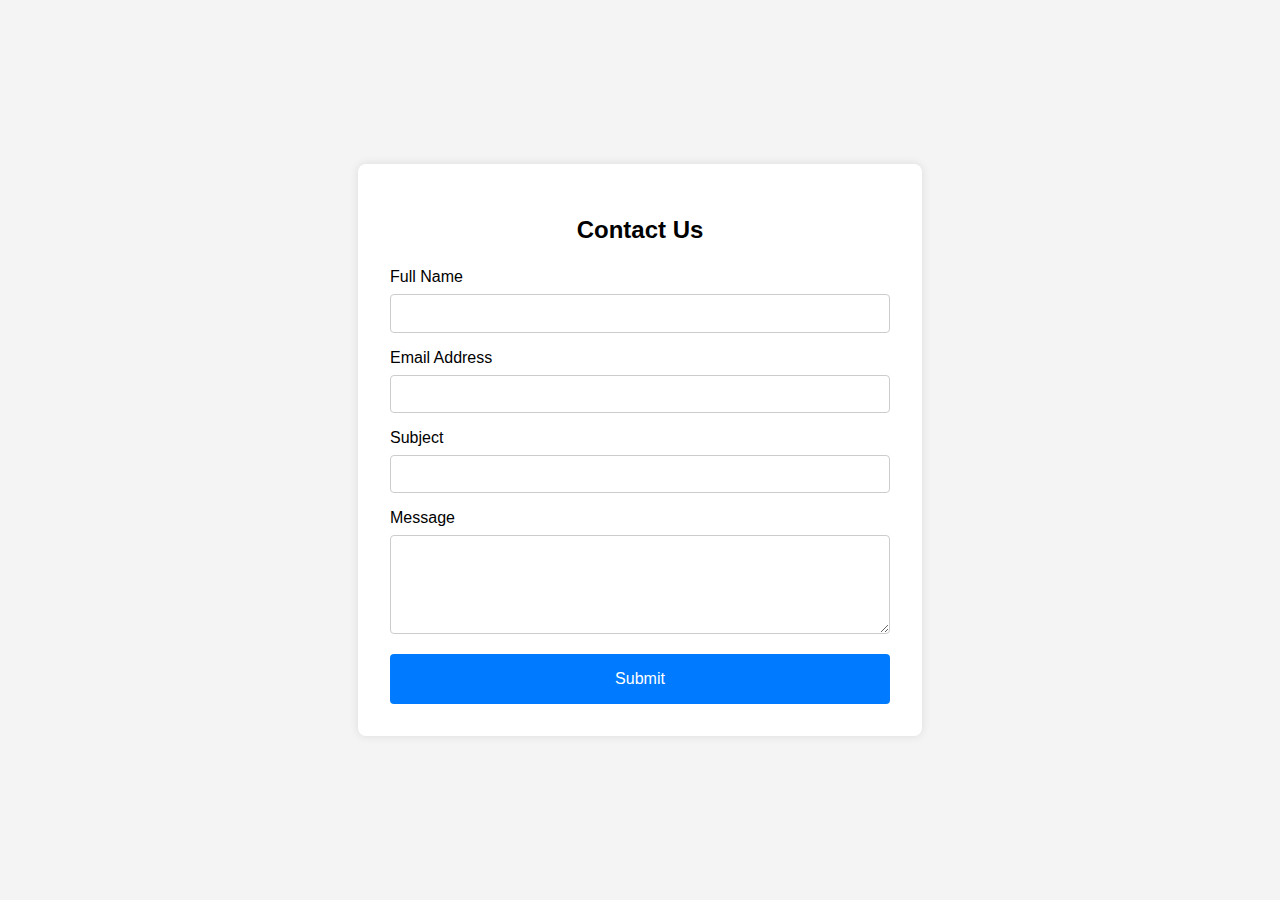
<file: contact-form/index.html>
<!DOCTYPE html>
<html lang="en">
<head>
    <meta charset="UTF-8">
    <meta name="viewport" content="width=device-width, initial-scale=1.0">
    <title>Contact Form</title>
    <link rel="stylesheet" href="styles.css">
</head>
<body>
    <div class="container">
        <form id="contactForm">
            <h2>Contact Us</h2>
            <div class="form-group">
                <label for="fullName">Full Name</label>
                <input type="text" id="fullName" name="fullName" required>
            </div>
            <div class="form-group">
                <label for="email">Email Address</label>
                <input type="email" id="email" name="email" required>
            </div>
            <div class="form-group">
                <label for="subject">Subject</label>
                <input type="text" id="subject" name="subject" required>
            </div>
            <div class="form-group">
                <label for="message">Message</label>
                <textarea id="message" name="message" rows="5" required></textarea>
            </div>
            <button type="submit">Submit</button>
        </form>
    </div>
    <script src="script.js"></script>
</body>
</html>
</file>
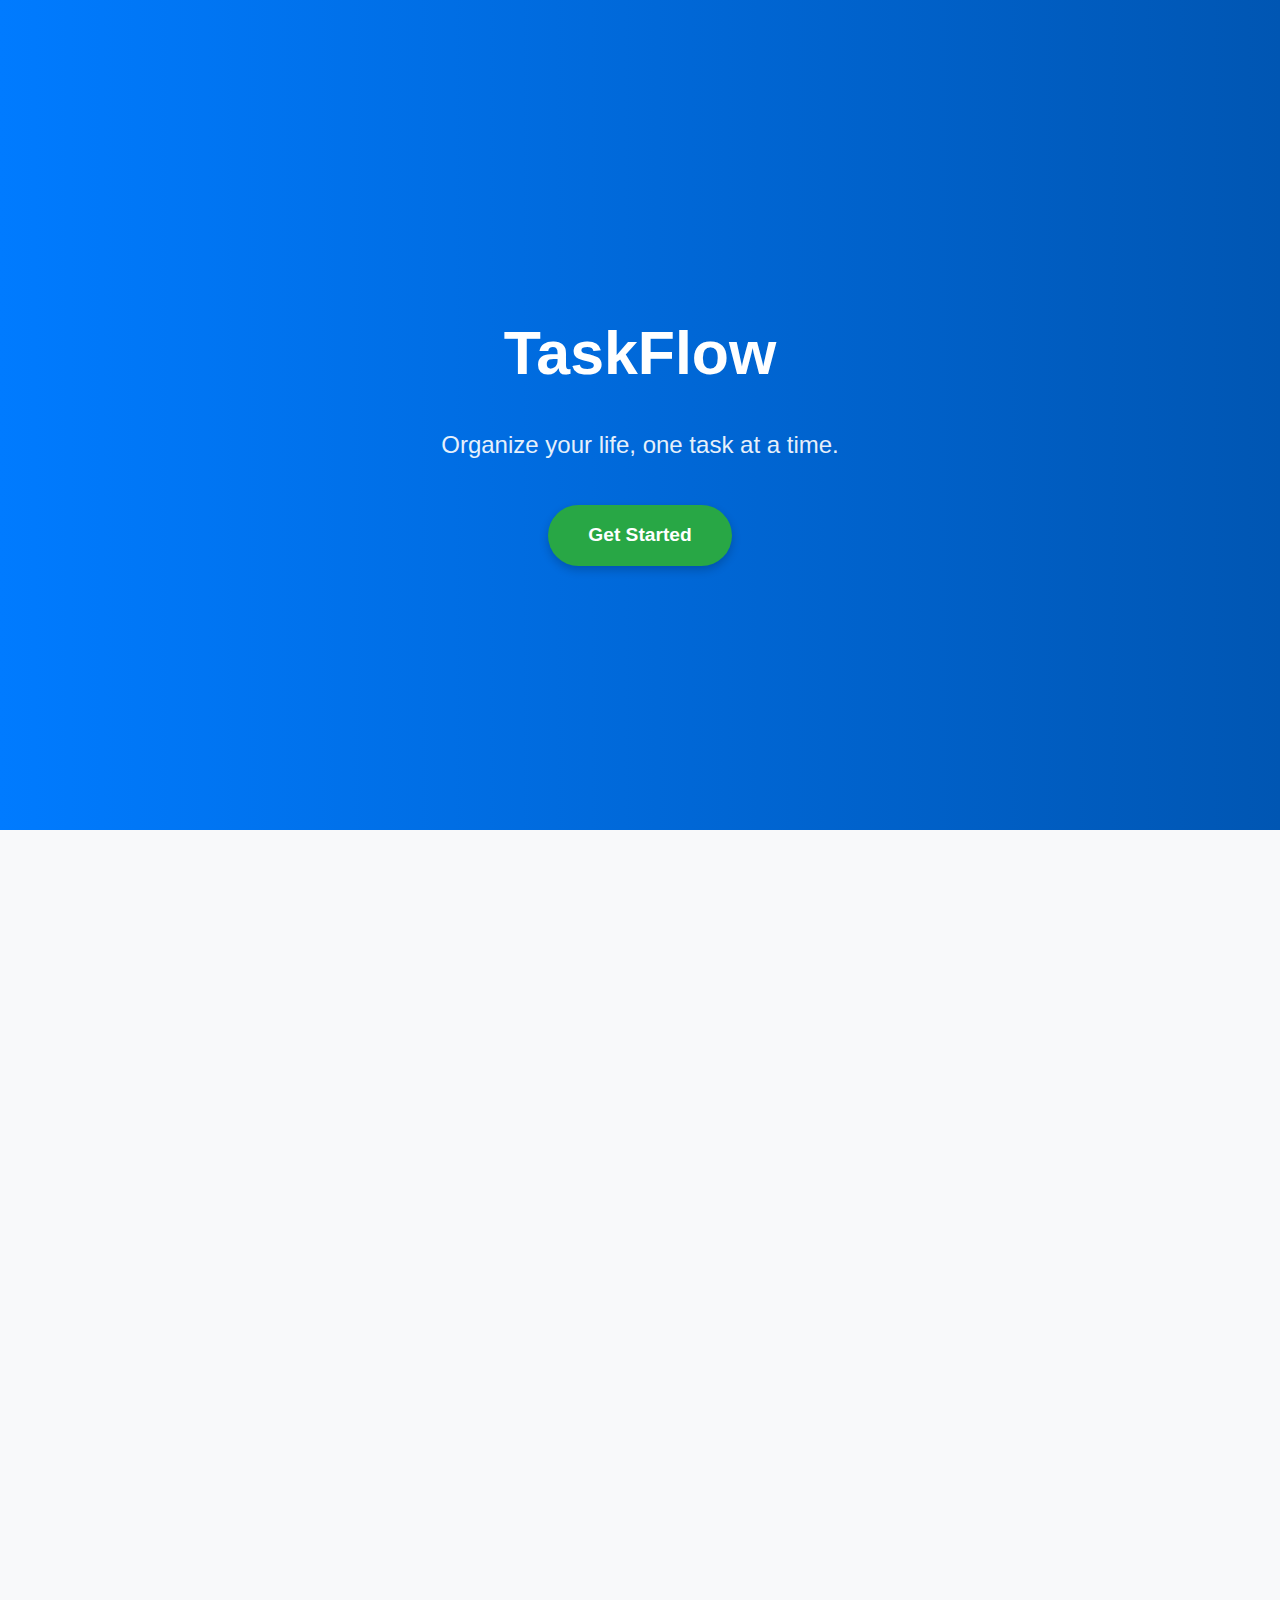
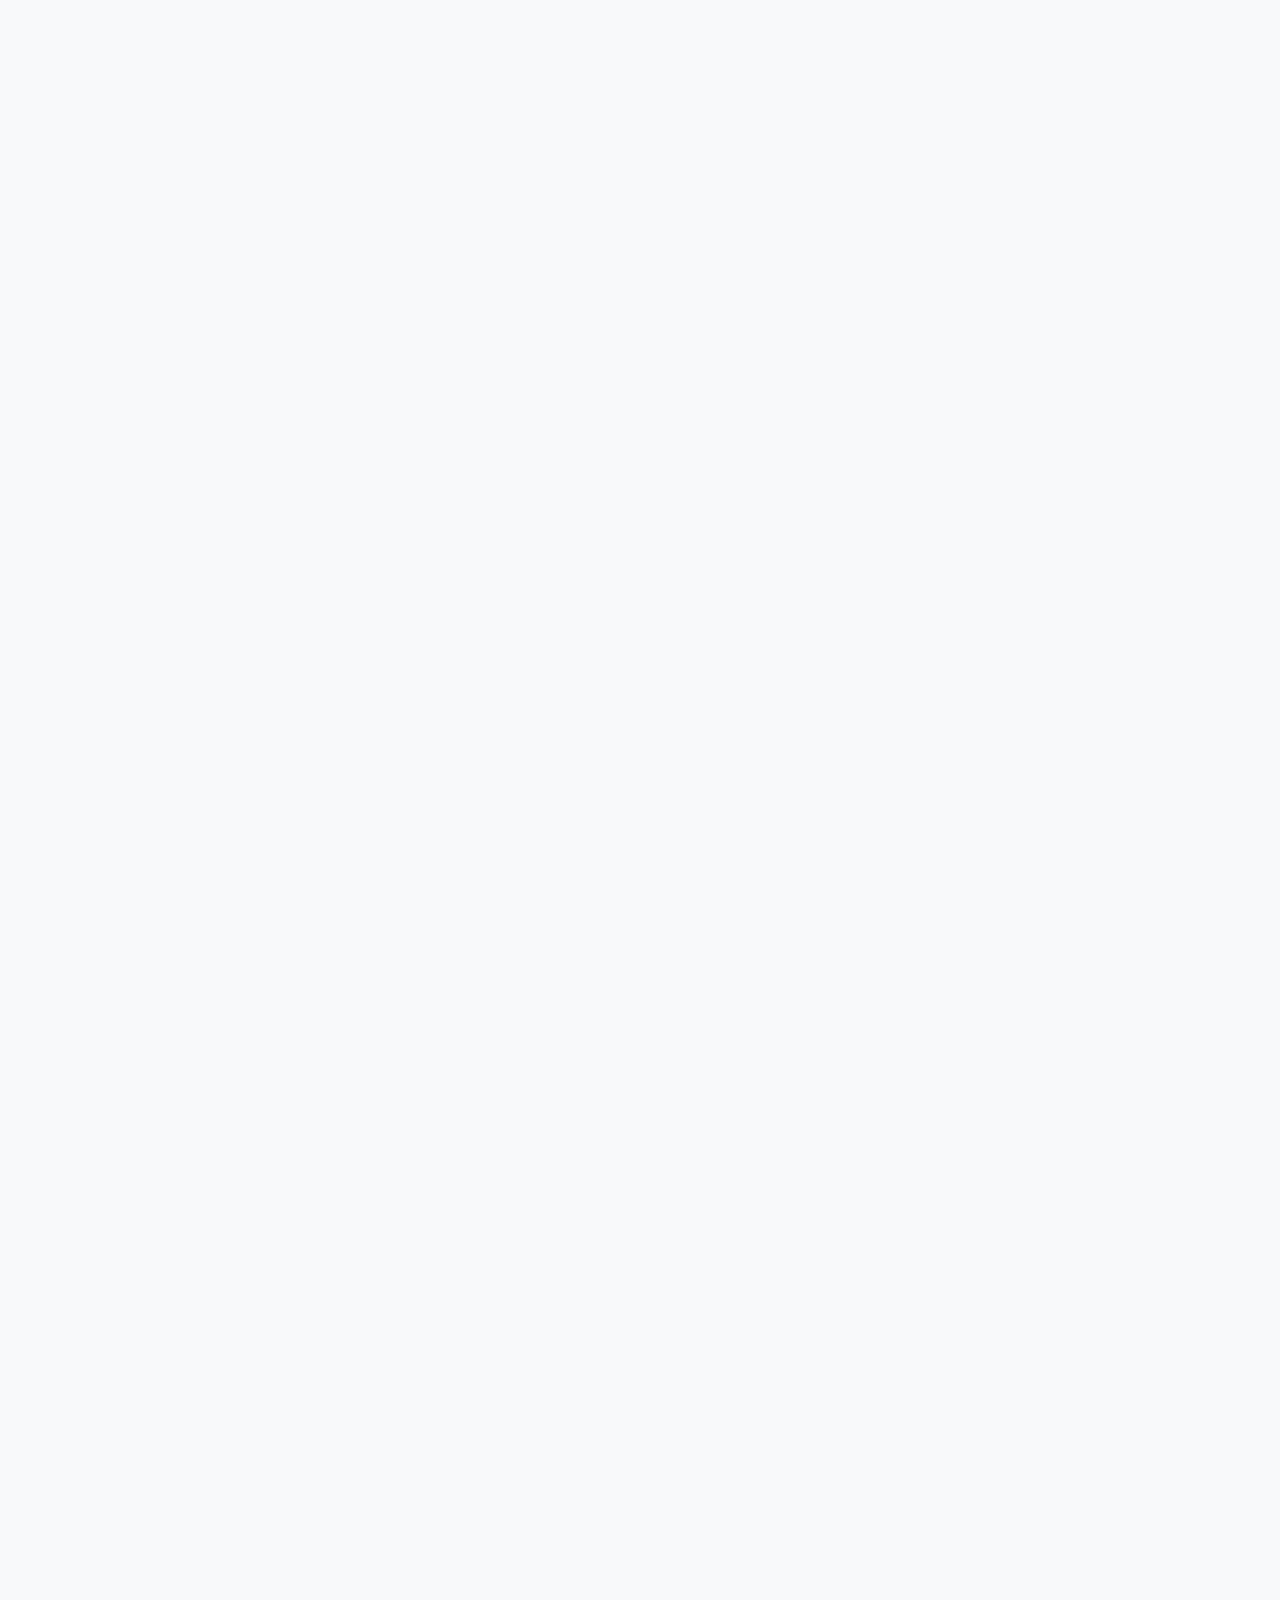
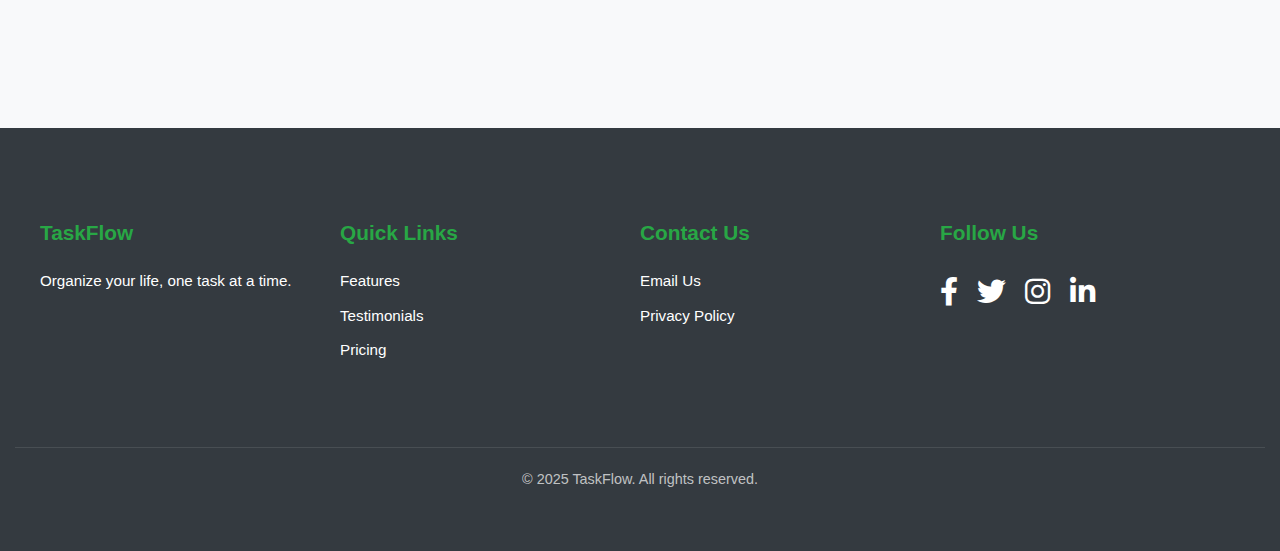
<file: taskflow-website/index.html>
<!DOCTYPE html>
<html lang="en">
<head>
    <meta charset="UTF-8">
    <meta name="viewport" content="width=device-width, initial-scale=1.0">
    <title>TaskFlow</title>
    <link rel="stylesheet" href="styles.css">
    <link rel="stylesheet" href="https://cdnjs.cloudflare.com/ajax/libs/font-awesome/6.0.0-beta3/css/all.min.css">
</head>
<body>
    <header class="hero">
        <div class="hero-container">
            <h1 class="hero-title">TaskFlow</h1>
            <p class="hero-message">Organize your life, one task at a time.</p>
            <a href="#" class="cta-button">Get Started</a>
        </div>
    </header>

    <main>
        <section id="features" class="features-section">
            <h2>Key Features</h2>
            <div class="features-container">
                <div class="feature-item">
                    <i class="fas fa-check-circle feature-icon"></i>
                    <h3>Task Management</h3>
                    <p>Effortlessly create, organize, and track your tasks with intuitive tools.</p>
                </div>
                <div class="feature-item">
                    <i class="fas fa-users feature-icon"></i>
                    <h3>Team Collaboration</h3>
                    <p>Share tasks, assign roles, and collaborate seamlessly with your team members.</p>
                </div>
                <div class="feature-item">
                    <i class="fas fa-chart-line feature-icon"></i>
                    <h3>Progress Tracking</h3>
                    <p>Monitor your progress with insightful analytics and visual reports.</p>
                </div>
            </div>
        </section>

        <section id="testimonials" class="testimonials-section">
            <h2>What Our Users Say</h2>
            <div class="testimonial-container">
                <div class="testimonial-item">
                    <p>"TaskFlow has revolutionized the way I manage my daily tasks. It's intuitive, powerful, and keeps me on track!"</p>
                    <p class="testimonial-author">- Jane Doe, Freelancer</p>
                </div>
                <div class="testimonial-item">
                    <p>"Our team's productivity has soared since we started using TaskFlow. The collaboration features are a game-changer."</p>
                    <p class="testimonial-author">- John Smith, Project Manager</p>
                </div>
                <div class="testimonial-item">
                    <p>"I love how simple yet effective TaskFlow is. It's exactly what I needed to organize my personal and professional life."</p>
                    <p class="testimonial-author">- Emily White, Entrepreneur</p>
                </div>
            </div>
        </section>

        <section id="pricing" class="pricing-section">
            <h2>Simple, Transparent Pricing</h2>
            <div class="pricing-container">
                <div class="pricing-plan">
                    <h3>Free</h3>
                    <div class="price">$0<span>/month</span></div>
                    <ul>
                        <li><i class="fas fa-check-circle"></i> Up to 5 Tasks</li>
                        <li><i class="fas fa-check-circle"></i> Basic Support</li>
                        <li><i class="fas fa-check-circle"></i> Limited Features</li>
                    </ul>
                    <a href="#" class="select-plan-button">Get Started</a>
                </div>
                <div class="pricing-plan">
                    <h3>Pro</h3>
                    <div class="price">$9<span>/month</span></div>
                    <ul>
                        <li><i class="fas fa-check-circle"></i> Unlimited Tasks</li>
                        <li><i class="fas fa-check-circle"></i> Priority Support</li>
                        <li><i class="fas fa-check-circle"></i> Advanced Features</li>
                        <li><i class="fas fa-check-circle"></i> 10GB Storage</li>
                    </ul>
                    <a href="#" class="select-plan-button">Choose Pro</a>
                </div>
                <div class="pricing-plan">
                    <h3>Team</h3>
                    <div class="price">$29<span>/month</span></div>
                    <ul>
                        <li><i class="fas fa-check-circle"></i> Unlimited Tasks</li>
                        <li><i class="fas fa-check-circle"></i> 24/7 Support</li>
                        <li><i class="fas fa-check-circle"></i> All Pro Features</li>
                        <li><i class="fas fa-check-circle"></i> Unlimited Storage</li>
                        <li><i class="fas fa-check-circle"></i> Team Management</li>
                    </ul>
                    <a href="#" class="select-plan-button">Choose Team</a>
                </div>
            </div>
        </section>
    </main>

    <footer class="footer">
        <div class="footer-container">
            <div class="footer-column">
                <h4>TaskFlow</h4>
                <p>Organize your life, one task at a time.</p>
            </div>
            <div class="footer-column">
                <h4>Quick Links</h4>
                <ul>
                    <li><a href="#features">Features</a></li>
                    <li><a href="#testimonials">Testimonials</a></li>
                    <li><a href="#pricing">Pricing</a></li>
                </ul>
            </div>
            <div class="footer-column">
                <h4>Contact Us</h4>
                <ul>
                    <li><a href="mailto:info@taskflow.com">Email Us</a></li>
                    <li><a href="#">Privacy Policy</a></li>
                </ul>
            </div>
            <div class="footer-column">
                <h4>Follow Us</h4>
                <div class="social-icons">
                    <a href="#"><i class="fab fa-facebook-f"></i></a>
                    <a href="#"><i class="fab fa-twitter"></i></a>
                    <a href="#"><i class="fab fa-instagram"></i></a>
                    <a href="#"><i class="fab fa-linkedin-in"></i></a>
                </div>
            </div>
        </div>
        <div class="footer-bottom">
            &copy; 2025 TaskFlow. All rights reserved.
        </div>
    </footer>

    <script src="script.js"></script>
</body>
</html>
</file>
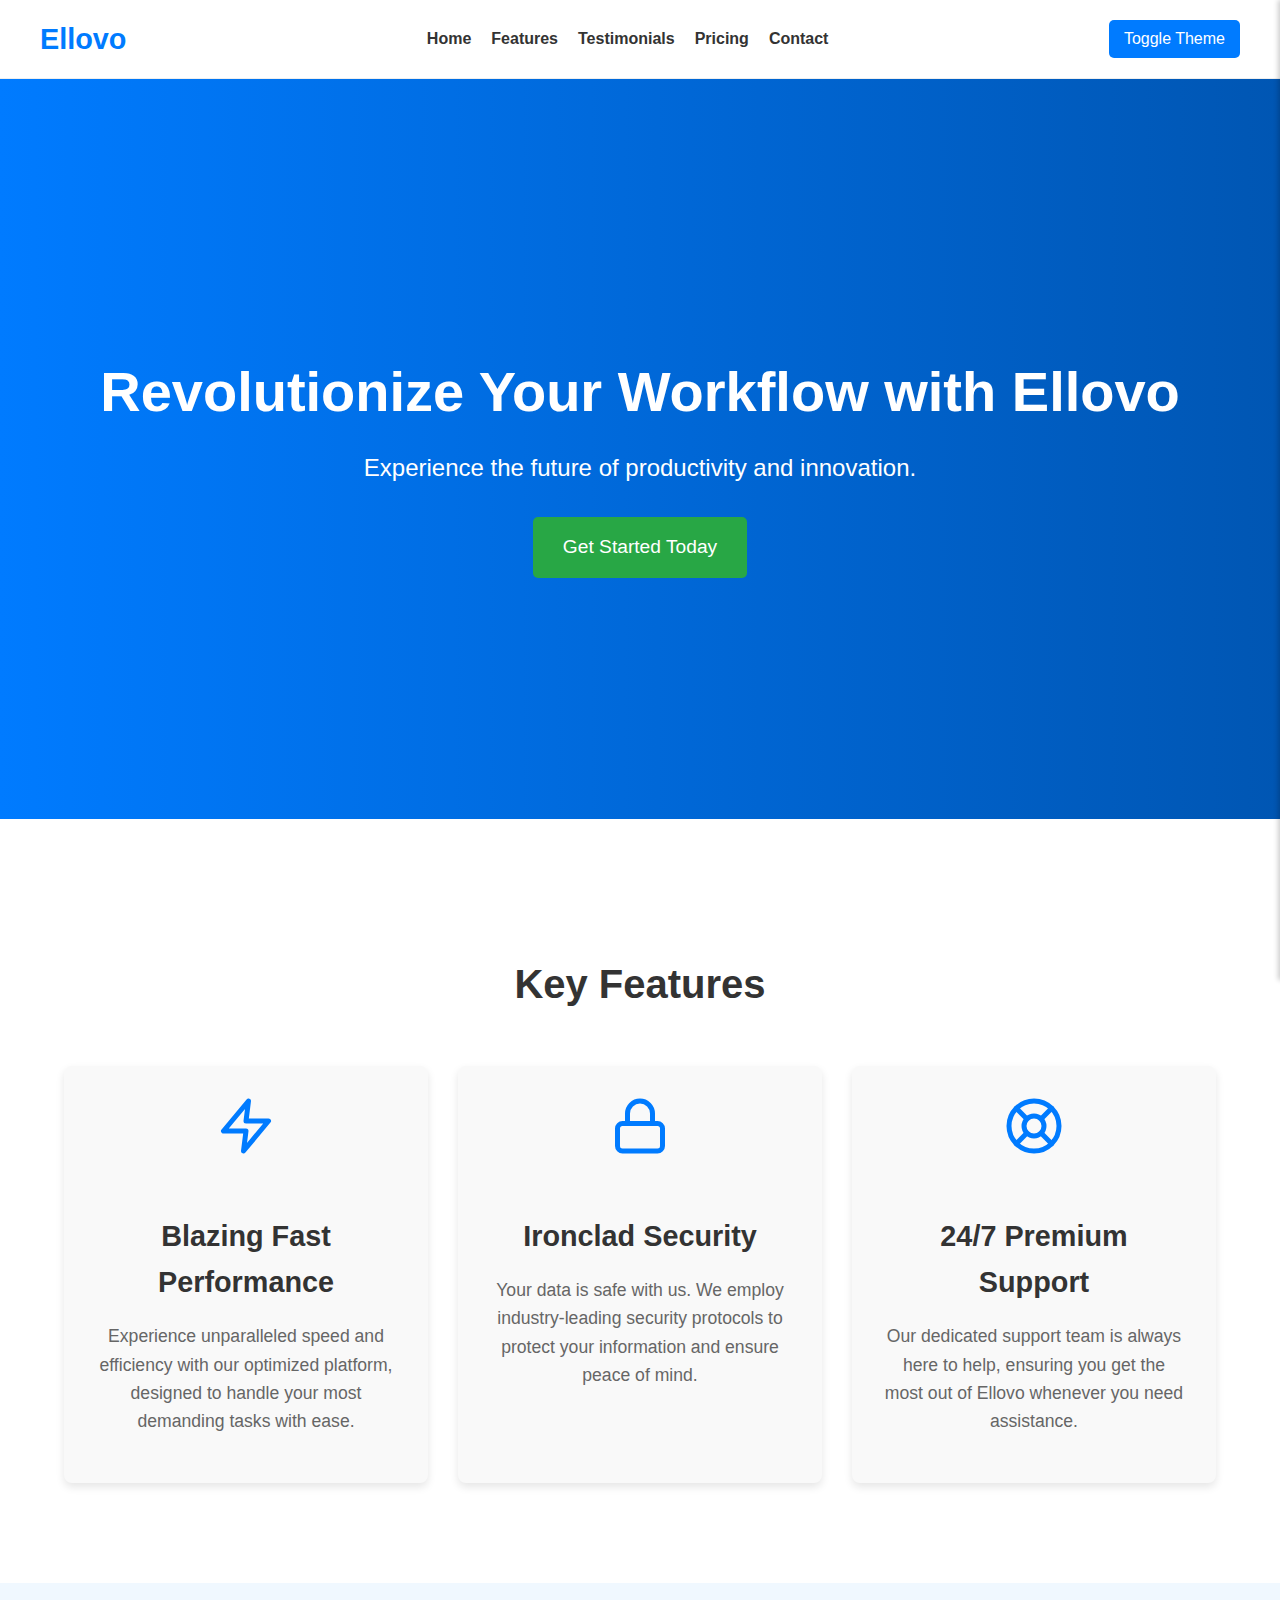
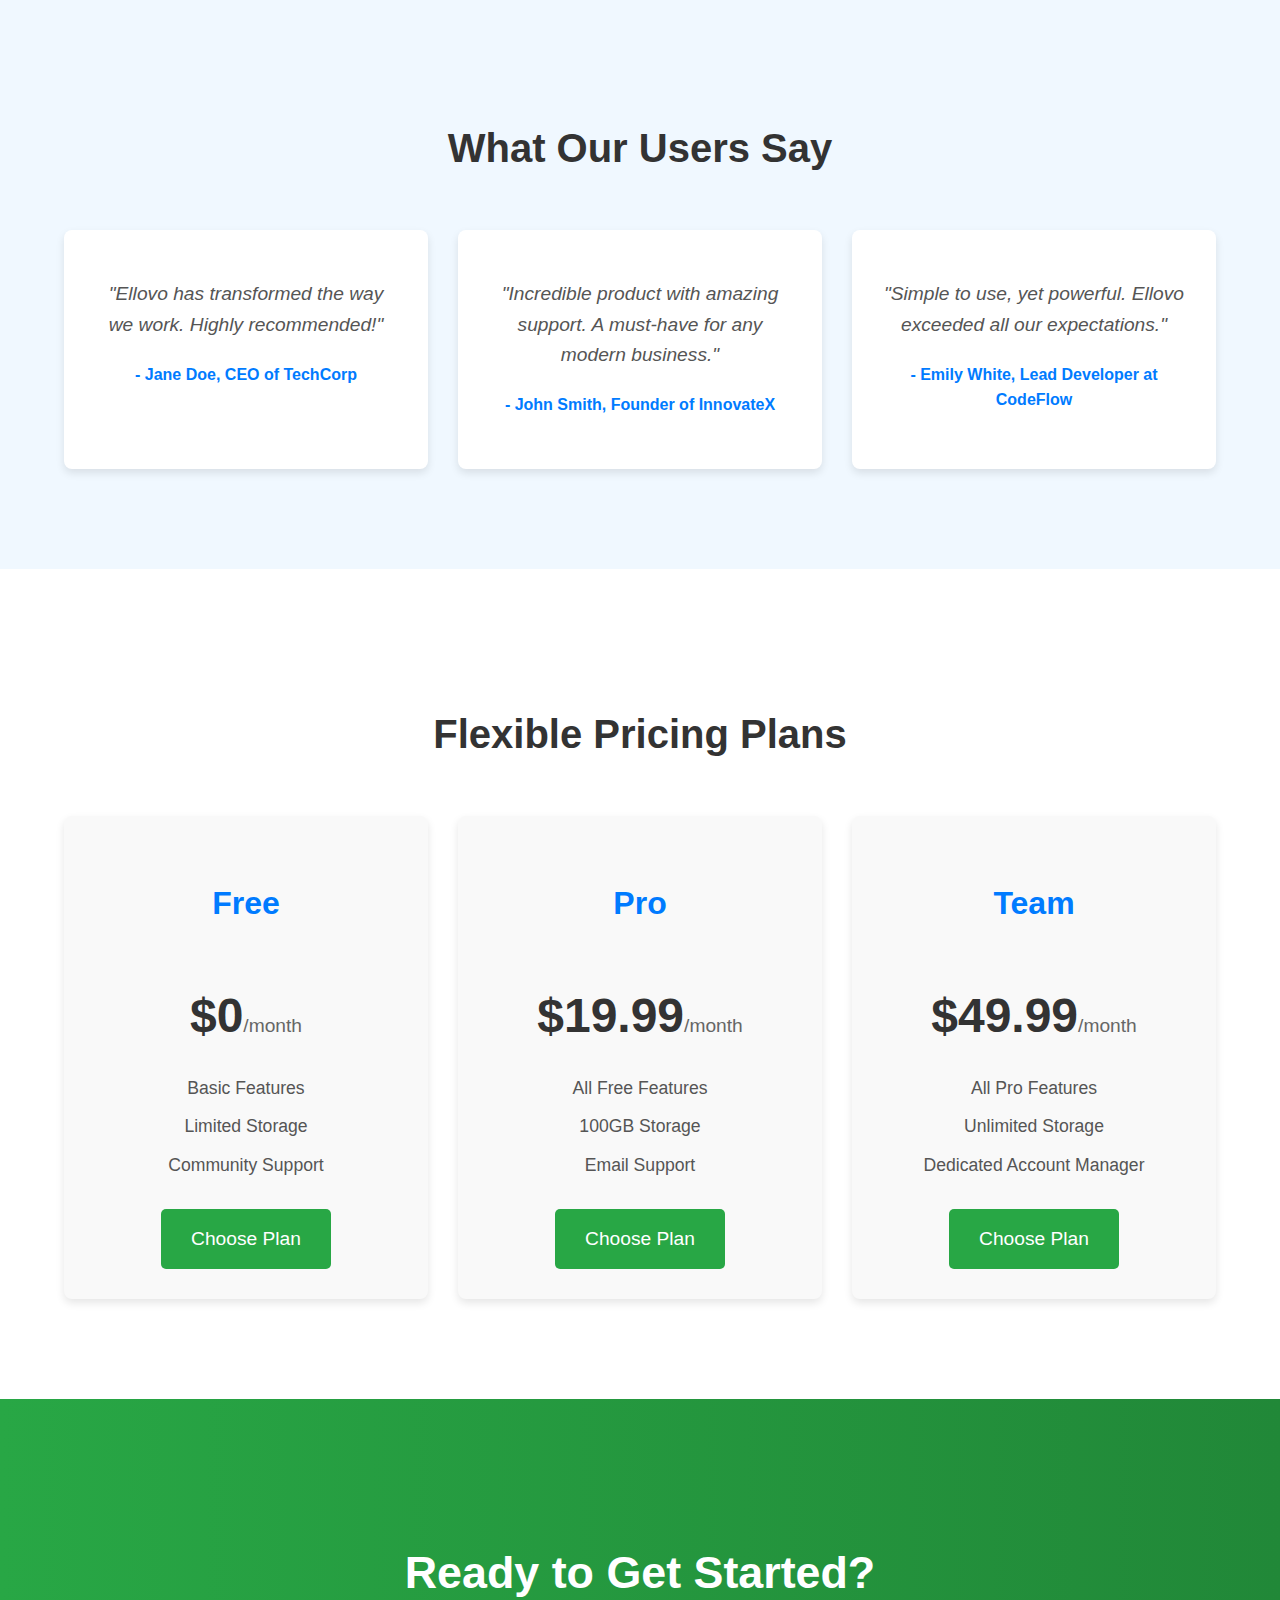
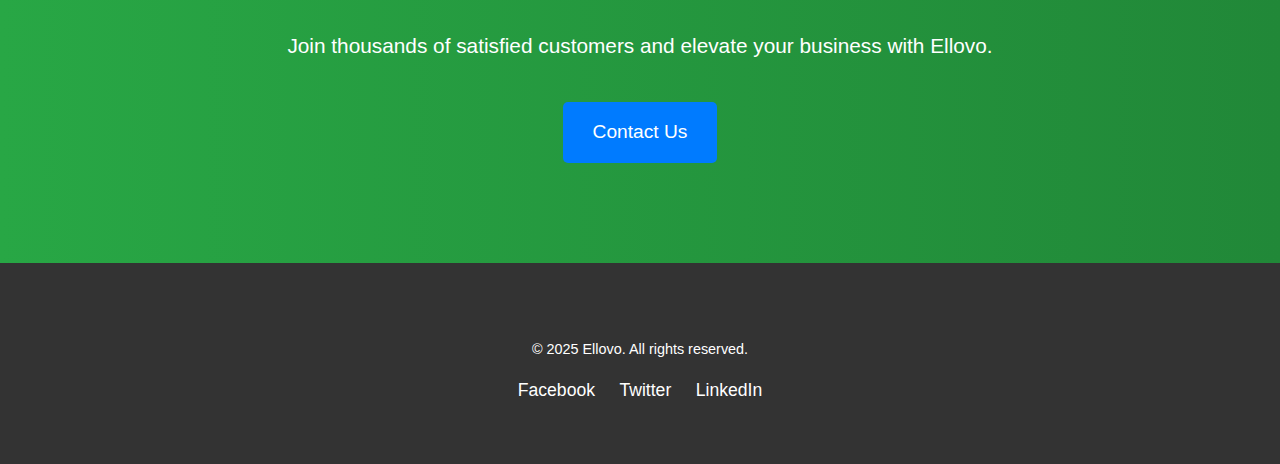
<file: tech-landing-page/index.html>
<!DOCTYPE html>
<html lang="en">
<head>
    <meta charset="UTF-8">
    <meta name="viewport" content="width=device-width, initial-scale=1.0">
    <title>Ellovo - Innovative Tech Solutions</title>
    <link rel="stylesheet" href="styles.css">
</head>
<body>
    <header>
        <nav>
            <div class="logo">Ellovo</div>
            <nav class="main-nav">
                <ul>
                    <li><a href="#hero">Home</a></li>
                    <li><a href="#features">Features</a></li>
                    <li><a href="#testimonials">Testimonials</a></li>
                    <li><a href="#pricing">Pricing</a></li>
                    <li><a href="#cta">Contact</a></li>
                </ul>
            </nav>
            <!-- Theme Toggle Button Placeholder -->
            <button id="theme-toggle-btn">Toggle Theme</button>
            <div class="hamburger-menu">
                <div class="bar"></div>
                <div class="bar"></div>
                <div class="bar"></div>
            </div>
        </nav>
        <nav id="mobile-nav" class="mobile-nav">
            <ul>
                <li><a href="#hero">Home</a></li>
                <li><a href="#features">Features</a></li>
                <li><a href="#testimonials">Testimonials</a></li>
                <li><a href="#pricing">Pricing</a></li>
                <li><a href="#cta">Contact</a></li>
            </ul>
        </nav>
    </header>

    <section id="hero" class="hero">
        <div class="container">
            <h1>Revolutionize Your Workflow with Ellovo</h1>
            <p>Experience the future of productivity and innovation.</p>
            <a href="#cta" class="btn">Get Started Today</a>
        </div>
    </section>

    <section id="features" class="features">
        <div class="container">
            <h2>Key Features</h2>
            <div class="feature-grid">
                <div class="feature-item">
                    <svg xmlns="http://www.w3.org/2000/svg" width="48" height="48" viewBox="0 0 24 24" fill="none" stroke="currentColor" stroke-width="2" stroke-linecap="round" stroke-linejoin="round" class="feather feather-zap"><polygon points="13 2 3 14 12 14 11 22 21 10 12 10 13 2"></polygon></svg>
                    <h3>Blazing Fast Performance</h3>
                    <p>Experience unparalleled speed and efficiency with our optimized platform, designed to handle your most demanding tasks with ease.</p>
                </div>
                <div class="feature-item">
                    <svg xmlns="http://www.w3.org/2000/svg" width="48" height="48" viewBox="0 0 24 24" fill="none" stroke="currentColor" stroke-width="2" stroke-linecap="round" stroke-linejoin="round" class="feather feather-lock"><rect x="3" y="11" width="18" height="11" rx="2" ry="2"></rect><path d="M7 11V7a5 5 0 0 1 10 0v4"></path></svg>
                    <h3>Ironclad Security</h3>
                    <p>Your data is safe with us. We employ industry-leading security protocols to protect your information and ensure peace of mind.</p>
                </div>
                <div class="feature-item">
                    <svg xmlns="http://www.w3.org/2000/svg" width="48" height="48" viewBox="0 0 24 24" fill="none" stroke="currentColor" stroke-width="2" stroke-linecap="round" stroke-linejoin="round" class="feather feather-life-buoy"><circle cx="12" cy="12" r="10"></circle><circle cx="12" cy="12" r="4"></circle><line x1="4.93" y1="4.93" x2="9.07" y2="9.07"></line><line x1="14.93" y1="14.93" x2="19.07" y2="19.07"></line><line x1="14.93" y1="9.07" x2="19.07" y2="4.93"></line><line x1="4.93" y1="19.07" x2="9.07" y2="14.93"></line></svg>
                    <h3>24/7 Premium Support</h3>
                    <p>Our dedicated support team is always here to help, ensuring you get the most out of Ellovo whenever you need assistance.</p>
                </div>
            </div>
        </div>
    </section>

    <section id="testimonials" class="testimonials">
        <div class="container">
            <h2>What Our Users Say</h2>
            <div class="testimonial-grid">
                <div class="testimonial-item">
                    <p>"Ellovo has transformed the way we work. Highly recommended!"</p>
                    <h4>- Jane Doe, CEO of TechCorp</h4>
                </div>
                <div class="testimonial-item">
                    <p>"Incredible product with amazing support. A must-have for any modern business."</p>
                    <h4>- John Smith, Founder of InnovateX</h4>
                </div>
                <div class="testimonial-item">
                    <p>"Simple to use, yet powerful. Ellovo exceeded all our expectations."</p>
                    <h4>- Emily White, Lead Developer at CodeFlow</h4>
                </div>
            </div>
        </div>
    </section>

    <section id="pricing" class="pricing">
        <div class="container">
            <h2>Flexible Pricing Plans</h2>
            <div class="pricing-grid">
                <div class="pricing-plan">
                    <h3>Free</h3>
                    <p class="price">$0<span>/month</span></p>
                    <ul>
                        <li>Basic Features</li>
                        <li>Limited Storage</li>
                        <li>Community Support</li>
                    </ul>
                    <a href="#" class="btn">Choose Plan</a>
                </div>
                <div class="pricing-plan">
                    <h3>Pro</h3>
                    <p class="price">$19.99<span>/month</span></p>
                    <ul>
                        <li>All Free Features</li>
                        <li>100GB Storage</li>
                        <li>Email Support</li>
                    </ul>
                    <a href="#" class="btn">Choose Plan</a>
                </div>
                <div class="pricing-plan">
                    <h3>Team</h3>
                    <p class="price">$49.99<span>/month</span></p>
                    <ul>
                        <li>All Pro Features</li>
                        <li>Unlimited Storage</li>
                        <li>Dedicated Account Manager</li>
                    </ul>
                    <a href="#" class="btn">Choose Plan</a>
                </div>
            </div>
        </div>
    </section>

    <section id="cta" class="cta">
        <div class="container">
            <h2>Ready to Get Started?</h2>
            <p>Join thousands of satisfied customers and elevate your business with Ellovo.</p>
            <a href="#" class="btn primary">Contact Us</a>
        </div>
    </section>

    <footer>
        <div class="container">
            <p>&copy; 2025 Ellovo. All rights reserved.</p>
            <div class="social-links">
                <a href="#">Facebook</a>
                <a href="#">Twitter</a>
                <a href="#">LinkedIn</a>
            </div>
        </div>
    </footer>

    <script src="script.js"></script>
</body>
</html>
</file>
<file: contact-form/styles.css>
body {
    font-family: Arial, sans-serif;
    background-color: #f4f4f4;
    margin: 0;
    padding: 0;
    display: flex;
    justify-content: center;
    align-items: center;
    height: 100vh;
}

.container {
    background-color: #fff;
    padding: 2em;
    border-radius: 8px;
    box-shadow: 0 0 10px rgba(0, 0, 0, 0.1);
    max-width: 500px;
    width: 100%;
}

h2 {
    text-align: center;
    margin-bottom: 1em;
}

.form-group {
    margin-bottom: 1em;
}

.form-group label {
    display: block;
    margin-bottom: 0.5em;
}

.form-group input,
.form-group textarea {
    width: 100%;
    padding: 0.8em;
    border: 1px solid #ccc;
    border-radius: 4px;
    box-sizing: border-box;
}

.form-group input.error,
.form-group textarea.error {
    border-color: red;
}

button {
    width: 100%;
    padding: 1em;
    background-color: #007BFF;
    color: #fff;
    border: none;
    border-radius: 4px;
    cursor: pointer;
    font-size: 1em;
}

button:hover {
    background-color: #0056b3;
}

@media (max-width: 600px) {
    .container {
        padding: 1em;
    }
}
</file>
<file: taskflow-website/styles.css>
/* General Body Styles */
body {
    font-family: 'Segoe UI', Roboto, 'Helvetica Neue', Arial, sans-serif;
    margin: 0;
    line-height: 1.6;
    background-color: #f8f9fa;
    color: #343a40;
    scroll-behavior: smooth;
}

.container {
    max-width: 1200px;
    margin: 0 auto;
    padding: 0 15px;
}

section {
    padding: 80px 0;
    text-align: center;
}

h2 {
    font-size: 2.5rem;
    color: #007bff;
    margin-bottom: 50px;
    position: relative;
    display: inline-block;
}

h2::after {
    content: '';
    position: absolute;
    left: 50%;
    bottom: -10px;
    transform: translateX(-50%);
    width: 60px;
    height: 4px;
    background-color: #28a745;
    border-radius: 2px;
}

/* Hero Section */
.hero {
    background: linear-gradient(to right, #007bff, #0056b3);
    color: white;
    padding: 100px 15px;
    text-align: center;
    display: flex;
    align-items: center;
    justify-content: center;
    min-height: 70vh;
}

.hero-container {
    max-width: 800px;
}

.hero-title {
    font-size: 3.8rem;
    margin-bottom: 20px;
    font-weight: 700;
}

.hero-message {
    font-size: 1.5rem;
    margin-bottom: 40px;
    opacity: 0.9;
}

.cta-button {
    display: inline-block;
    padding: 15px 40px;
    background-color: #28a745;
    color: white;
    text-decoration: none;
    border-radius: 50px;
    font-size: 1.2rem;
    font-weight: 600;
    transition: background-color 0.3s ease, transform 0.2s ease;
    box-shadow: 0 4px 10px rgba(0, 0, 0, 0.2);
}

.cta-button:hover {
    background-color: #218838;
    transform: translateY(-3px);
}

/* Features Section */
.features-section {
    background-color: #ffffff;
}

.features-container {
    display: flex;
    flex-wrap: wrap;
    justify-content: center;
    gap: 30px;
    margin-top: 50px;
}

.feature-item {
    background-color: #f8f9fa;
    border-radius: 10px;
    padding: 40px 25px;
    box-shadow: 0 5px 15px rgba(0, 0, 0, 0.08);
    transition: transform 0.3s ease, box-shadow 0.3s ease;
    max-width: 350px;
    flex: 1 1 300px;
    display: flex;
    flex-direction: column;
    align-items: center;
}

.feature-item:hover {
    transform: translateY(-10px);
    box-shadow: 0 10px 25px rgba(0, 0, 0, 0.15);
}

.feature-icon {
    font-size: 3.5rem;
    color: #007bff;
    margin-bottom: 25px;
}

.feature-item h3 {
    font-size: 1.8rem;
    color: #343a40;
    margin-bottom: 15px;
}

.feature-item p {
    font-size: 1.1rem;
    color: #6c757d;
    line-height: 1.7;
}

/* Testimonials Section */
.testimonials-section {
    background-color: #e9ecef;
}

.testimonial-container {
    display: flex;
    flex-wrap: wrap;
    justify-content: center;
    gap: 30px;
    margin-top: 50px;
}

.testimonial-item {
    background-color: #ffffff;
    border-radius: 10px;
    padding: 30px;
    box-shadow: 0 5px 15px rgba(0, 0, 0, 0.08);
    max-width: 450px;
    flex: 1 1 400px;
    text-align: left;
}

.testimonial-item p {
    font-size: 1.1rem;
    color: #495057;
    line-height: 1.8;
    margin-bottom: 20px;
    font-style: italic;
}

.testimonial-author {
    font-weight: 600;
    color: #007bff;
    font-size: 1rem;
}

/* Pricing Section */
.pricing-section {
    background-color: #ffffff;
}

.pricing-container {
    display: flex;
    flex-wrap: wrap;
    justify-content: center;
    gap: 30px;
    margin-top: 50px;
}

.pricing-plan {
    background-color: #f8f9fa;
    border-radius: 10px;
    padding: 40px 25px;
    box-shadow: 0 5px 15px rgba(0, 0, 0, 0.08);
    transition: transform 0.3s ease, box-shadow 0.3s ease;
    max-width: 350px;
    flex: 1 1 300px;
    display: flex;
    flex-direction: column;
    align-items: center;
}

.pricing-plan:hover {
    transform: translateY(-10px);
    box-shadow: 0 10px 25px rgba(0, 0, 0, 0.15);
}

.pricing-plan h3 {
    font-size: 2rem;
    color: #007bff;
    margin-bottom: 20px;
}

.price {
    font-size: 3rem;
    font-weight: 700;
    color: #28a745;
    margin-bottom: 20px;
}

.price span {
    font-size: 1.2rem;
    font-weight: 400;
    color: #6c757d;
}

.pricing-plan ul {
    list-style: none;
    padding: 0;
    margin-bottom: 30px;
    text-align: left;
}

.pricing-plan ul li {
    margin-bottom: 10px;
    color: #495057;
    font-size: 1.05rem;
}

.pricing-plan ul li i {
    color: #28a745;
    margin-right: 10px;
}

.select-plan-button {
    display: inline-block;
    padding: 12px 30px;
    background-color: #007bff;
    color: white;
    text-decoration: none;
    border-radius: 50px;
    font-size: 1.1rem;
    font-weight: 600;
    transition: background-color 0.3s ease;
}

.select-plan-button:hover {
    background-color: #0056b3;
}

/* Footer Section */
.footer {
    background-color: #343a40;
    color: white;
    padding: 60px 15px;
    font-size: 0.95rem;
}

.footer-container {
    display: flex;
    flex-wrap: wrap;
    justify-content: space-between;
    align-items: flex-start;
    max-width: 1200px;
    margin: 0 auto;
    text-align: left;
}

.footer-column {
    flex: 1 1 250px;
    margin-bottom: 30px;
}

.footer-column h4 {
    font-size: 1.3rem;
    margin-bottom: 20px;
    color: #28a745;
}

.footer-column ul {
    list-style: none;
    padding: 0;
}

.footer-column ul li {
    margin-bottom: 10px;
}

.footer-column ul li a {
    color: white;
    text-decoration: none;
    transition: color 0.3s ease;
}

.footer-column ul li a:hover {
    color: #007bff;
}

.social-icons a {
    color: white;
    font-size: 1.8rem;
    margin-right: 15px;
    transition: color 0.3s ease;
}

.social-icons a:hover {
    color: #007bff;
}

.footer-bottom {
    text-align: center;
    margin-top: 40px;
    padding-top: 20px;
    border-top: 1px solid rgba(255, 255, 255, 0.1);
    font-size: 0.9rem;
    color: rgba(255, 255, 255, 0.7);
}

/* Responsive Design */
@media (max-width: 992px) {
    .hero-title {
        font-size: 3rem;
    }

    .hero-message {
        font-size: 1.3rem;
    }

    h2 {
        font-size: 2rem;
    }

    .features-container, .testimonial-container, .pricing-container {
        flex-direction: column;
        align-items: center;
    }

    .feature-item, .testimonial-item, .pricing-plan {
        max-width: 80%;
    }

    .footer-container {
        flex-direction: column;
        align-items: center;
        text-align: center;
    }

    .footer-column {
        margin-bottom: 40px;
    }

    .social-icons {
        margin-top: 20px;
    }
}

@media (max-width: 768px) {
    section {
        padding: 60px 0;
    }

    .hero {
        padding: 80px 15px;
    }

    .hero-title {
        font-size: 2.5rem;
    }

    .hero-message {
        font-size: 1.1rem;
    }

    .cta-button {
        padding: 12px 30px;
        font-size: 1rem;
    }

    h2 {
        font-size: 1.8rem;
    }

    .feature-item, .testimonial-item, .pricing-plan {
        max-width: 95%;
    }

    .feature-item h3 {
        font-size: 1.6rem;
    }

    .feature-item p {
        font-size: 1rem;
    }

    .price {
        font-size: 2.5rem;
    }

    .pricing-plan h3 {
        font-size: 1.8rem;
    }

    .footer-column h4 {
        font-size: 1.2rem;
    }
}

@media (max-width: 480px) {
    .hero-title {
        font-size: 2rem;
    }

    .hero-message {
        font-size: 1rem;
    }

    .cta-button {
        padding: 10px 25px;
        font-size: 0.9rem;
    }

    h2 {
        font-size: 1.5rem;
    }

    .feature-item, .testimonial-item, .pricing-plan {
        padding: 30px 15px;
    }

    .feature-icon {
        font-size: 3rem;
    }

    .testimonial-item p {
        font-size: 0.95rem;
    }

    .pricing-plan ul li {
        font-size: 0.95rem;
    }

    .select-plan-button {
        padding: 10px 25px;
        font-size: 1rem;
    }

    .social-icons a {
        font-size: 1.5rem;
    }
}

/* Animation Styles */
.animate-hidden {
    opacity: 0;
    transform: translateY(20px);
    transition: opacity 0.6s ease-out, transform 0.6s ease-out;
}

.animate-visible {
    opacity: 1;
    transform: translateY(0);
}
</file>
<file: tech-landing-page/styles.css>
/* General Body and Container Styles */
body {
    font-family: 'Arial', sans-serif;
    margin: 0;
    padding: 0;
    box-sizing: border-box;
    line-height: 1.6;
    color: #333;
    background-color: #f4f4f4;
    transition: background-color 0.3s ease, color 0.3s ease;
}

.container {
    width: 90%;
    max-width: 1200px;
    margin: 0 auto;
    padding: 20px 0;
}

/* Theme Toggle Button */
#theme-toggle-btn {
    background-color: #007bff;
    color: white;
    border: none;
    padding: 10px 15px;
    border-radius: 5px;
    cursor: pointer;
    font-size: 1rem;
    transition: background-color 0.3s ease;
}

#theme-toggle-btn:hover {
    background-color: #0056b3;
}

/* Dark Theme Styles */
body.dark-theme {
    background-color: #2c2c2c;
    color: #f4f4f4;
}

body.dark-theme header {
    background-color: #333;
    border-bottom-color: #444;
}

body.dark-theme header nav ul li a {
    color: #f4f4f4;
}

body.dark-theme header nav ul li a:hover {
    color: #007bff;
}

body.dark-theme .hero {
    background: linear-gradient(to right, #1a1a1a, #333);
}

body.dark-theme .features,
body.dark-theme .pricing {
    background-color: #333;
}

body.dark-theme .features h2,
body.dark-theme .testimonials h2,
body.dark-theme .pricing h2,
body.dark-theme .cta h2 {
    color: #f4f4f4;
}

body.dark-theme .feature-item,
body.dark-theme .testimonial-item,
body.dark-theme .pricing-plan {
    background-color: #444;
    box-shadow: 0 4px 8px rgba(0, 0, 0, 0.3);
}

body.dark-theme .feature-item h3,
body.dark-theme .pricing-plan h3 {
    color: #007bff;
}

body.dark-theme .feature-item p,
body.dark-theme .testimonial-item p,
body.dark-theme .pricing-plan ul li {
    color: #ccc;
}

body.dark-theme .testimonials {
    background-color: #3a3a3a;
}

body.dark-theme .pricing-plan .price {
    color: #f4f4f4;
}

body.dark-theme .pricing-plan .price span {
    color: #ccc;
}

body.dark-theme footer {
    background-color: #222;
}

body.dark-theme .social-links a {
    color: #f4f4f4;
}

body.dark-theme .social-links a:hover {
    color: #007bff;
}

/* Header and Navigation */
header {
    background-color: #fff;
    color: #333;
    padding: 1rem 0;
    border-bottom: 1px solid #eee;
    transition: background-color 0.3s ease, border-bottom-color 0.3s ease;
}

header nav {
    display: flex;
    justify-content: space-between;
    align-items: center;
    max-width: 1200px;
    margin: 0 auto;
    padding: 0 20px;
}

.logo {
    font-size: 1.8rem;
    font-weight: bold;
    color: #007bff;
}

header nav .main-nav ul {
    list-style: none;
    margin: 0;
    padding: 0;
    display: flex;
}

header nav .main-nav ul li {
    margin-left: 20px;
}

header nav .main-nav ul li a {
    color: #333;
    text-decoration: none;
    font-weight: bold;
    transition: color 0.3s ease;
}

header nav .main-nav ul li a:hover {
    color: #007bff;
}

/* Hamburger Menu */
.hamburger-menu {
    display: none; /* Hidden by default, shown on small screens */
    flex-direction: column;
    justify-content: space-around;
    width: 30px;
    height: 25px;
    cursor: pointer;
    z-index: 1001;
}

.hamburger-menu .bar {
    width: 100%;
    height: 3px;
    background-color: #333;
    border-radius: 5px;
    transition: all 0.3s ease;
}

/* Mobile Navigation */
.mobile-nav {
    position: fixed;
    top: 0;
    right: 0;
    width: 70%; /* Adjust as needed */
    height: 100%;
    background-color: #fff; /* Or a darker color for dark theme */
    box-shadow: -2px 0 5px rgba(0,0,0,0.2);
    transform: translateX(100%);
    transition: transform 0.3s ease-in-out;
    z-index: 1000;
    padding-top: 80px; /* Space for header */
    display: flex;
    flex-direction: column;
    align-items: center;
}

.mobile-nav.active {
    transform: translateX(0);
}

.mobile-nav ul {
    list-style: none;
    padding: 0;
    width: 100%;
}

.mobile-nav ul li {
    text-align: center;
    margin: 20px 0;
}

.mobile-nav ul li a {
    text-decoration: none;
    color: #333;
    font-size: 1.5rem;
    font-weight: bold;
    display: block;
    padding: 10px 0;
    transition: color 0.3s ease;
}

.mobile-nav ul li a:hover {
    color: #007bff;
}

/* Hero Section */
.hero {
    background: linear-gradient(to right, #007bff, #0056b3);
    color: #fff;
    text-align: center;
    padding: 100px 20px;
    display: flex;
    align-items: center;
    justify-content: center;
    min-height: 60vh;
    transition: background 0.3s ease;
}

.hero h1 {
    font-size: 3.5rem;
    margin-bottom: 20px;
    line-height: 1.2;
}

.hero p {
    font-size: 1.5rem;
    margin-bottom: 30px;
}

.btn {
    display: inline-block;
    background-color: #28a745;
    color: #fff;
    padding: 15px 30px;
    text-decoration: none;
    border-radius: 5px;
    font-size: 1.2rem;
    transition: background-color 0.3s ease;
}

.btn:hover {
    background-color: #218838;
}

.btn.primary {
    background-color: #007bff;
}

.btn.primary:hover {
    background-color: #0056b3;
}

/* Features Section */
.features {
    padding: 80px 0;
    background-color: #fff;
    text-align: center;
    transition: background-color 0.3s ease;
}

.features h2 {
    font-size: 2.5rem;
    margin-bottom: 50px;
    color: #333;
    transition: color 0.3s ease;
}

.feature-grid {
    display: grid;
    grid-template-columns: repeat(auto-fit, minmax(300px, 1fr));
    gap: 30px;
}

.feature-item {
    background-color: #f9f9f9;
    padding: 30px;
    border-radius: 8px;
    box-shadow: 0 4px 8px rgba(0, 0, 0, 0.1);
    text-align: center;
    transition: transform 0.3s ease, background-color 0.3s ease, box-shadow 0.3s ease;
}

.feature-item:hover {
    transform: translateY(-10px);
}

.feature-item svg {
    width: 60px;
    height: 60px;
    color: #007bff;
    margin-bottom: 20px;
}

.feature-item h3 {
    font-size: 1.8rem;
    margin-bottom: 15px;
    color: #333;
    transition: color 0.3s ease;
}

.feature-item p {
    font-size: 1.1rem;
    color: #666;
    transition: color 0.3s ease;
}

/* Testimonials Section */
.testimonials {
    background-color: #f0f8ff;
    padding: 80px 0;
    text-align: center;
    transition: background-color 0.3s ease;
}

.testimonials h2 {
    font-size: 2.5rem;
    margin-bottom: 50px;
    color: #333;
    transition: color 0.3s ease;
}

.testimonial-grid {
    display: grid;
    grid-template-columns: repeat(auto-fit, minmax(300px, 1fr));
    gap: 30px;
}

.testimonial-item {
    background-color: #fff;
    padding: 30px;
    border-radius: 8px;
    box-shadow: 0 4px 8px rgba(0, 0, 0, 0.1);
    text-align: center;
    transition: background-color 0.3s ease, box-shadow 0.3s ease;
}

.testimonial-item p {
    font-size: 1.2rem;
    font-style: italic;
    margin-bottom: 20px;
    color: #555;
    transition: color 0.3s ease;
}

.testimonial-item h4 {
    font-size: 1rem;
    color: #007bff;
}

/* Pricing Section */
.pricing {
    padding: 80px 0;
    background-color: #fff;
    text-align: center;
    transition: background-color 0.3s ease;
}

.pricing h2 {
    font-size: 2.5rem;
    margin-bottom: 50px;
    color: #333;
    transition: color 0.3s ease;
}

.pricing-grid {
    display: grid;
    grid-template-columns: repeat(auto-fit, minmax(300px, 1fr));
    gap: 30px;
}

.pricing-plan {
    background-color: #f9f9f9;
    padding: 30px;
    border-radius: 8px;
    box-shadow: 0 4px 8px rgba(0, 0, 0, 0.1);
    text-align: center;
    transition: transform 0.3s ease, background-color 0.3s ease, box-shadow 0.3s ease;
}

.pricing-plan:hover {
    transform: translateY(-10px);
}

.pricing-plan h3 {
    font-size: 2rem;
    margin-bottom: 20px;
    color: #007bff;
}

.pricing-plan .price {
    font-size: 3rem;
    font-weight: bold;
    color: #333;
    margin-bottom: 20px;
    transition: color 0.3s ease;
}

.pricing-plan .price span {
    font-size: 1.2rem;
    font-weight: normal;
    color: #666;
    transition: color 0.3s ease;
}

.pricing-plan ul {
    list-style: none;
    padding: 0;
    margin-bottom: 30px;
}

.pricing-plan ul li {
    margin-bottom: 10px;
    font-size: 1.1rem;
    color: #555;
    transition: color 0.3s ease;
}

/* Call to Action Section */
.cta {
    background: linear-gradient(to right, #28a745, #218838);
    color: #fff;
    text-align: center;
    padding: 80px 20px;
    transition: background 0.3s ease;
}

.cta h2 {
    font-size: 2.8rem;
    margin-bottom: 20px;
}

.cta p {
    font-size: 1.3rem;
    margin-bottom: 40px;
}

/* Footer */
footer {
    background-color: #333;
    color: #fff;
    padding: 40px 0;
    text-align: center;
    transition: background-color 0.3s ease;
}

footer .container {
    display: flex;
    flex-direction: column;
    align-items: center;
}

footer p {
    margin-bottom: 15px;
    font-size: 0.9rem;
}

.social-links a {
    color: #fff;
    text-decoration: none;
    margin: 0 10px;
    font-size: 1.1rem;
    transition: color 0.3s ease;
}

.social-links a:hover {
    color: #007bff;
}

/* Responsive Design */
@media (max-width: 768px) {
    header nav .main-nav {
        display: none;
    }

    .hamburger-menu {
        display: flex;
    }

    header nav {
        flex-direction: row; /* Keep logo and hamburger on same line */
        justify-content: space-between;
    }

    header nav ul {
        margin-top: 20px;
        flex-wrap: wrap;
        justify-content: center;
    }

    header nav ul li {
        margin: 0 10px 10px 10px;
    }

    .hero h1 {
        font-size: 2.5rem;
    }

    .hero p {
        font-size: 1.2rem;
    }

    .features h2,
    .testimonials h2,
    .pricing h2,
    .cta h2 {
        font-size: 2rem;
    }

    .feature-grid,
    .testimonial-grid,
    .pricing-grid {
        grid-template-columns: 1fr;
    }

    .cta p {
        font-size: 1.1rem;
    }
}

@media (max-width: 480px) {
    .hero {
        padding: 80px 15px;
    }

    .hero h1 {
        font-size: 2rem;
    }

    .hero p {
        font-size: 1rem;
    }

    .btn {
        padding: 12px 25px;
        font-size: 1rem;
    }

    .feature-item,
    .testimonial-item,
    .pricing-plan {
        padding: 20px;
    }

    .feature-item h3 {
        font-size: 1.5rem;
    }

    .pricing-plan h3 {
        font-size: 1.8rem;
    }

    .pricing-plan .price {
        font-size: 2.5rem;
    }

    footer .container {
        padding: 0 15px;
    }
}
</file>
